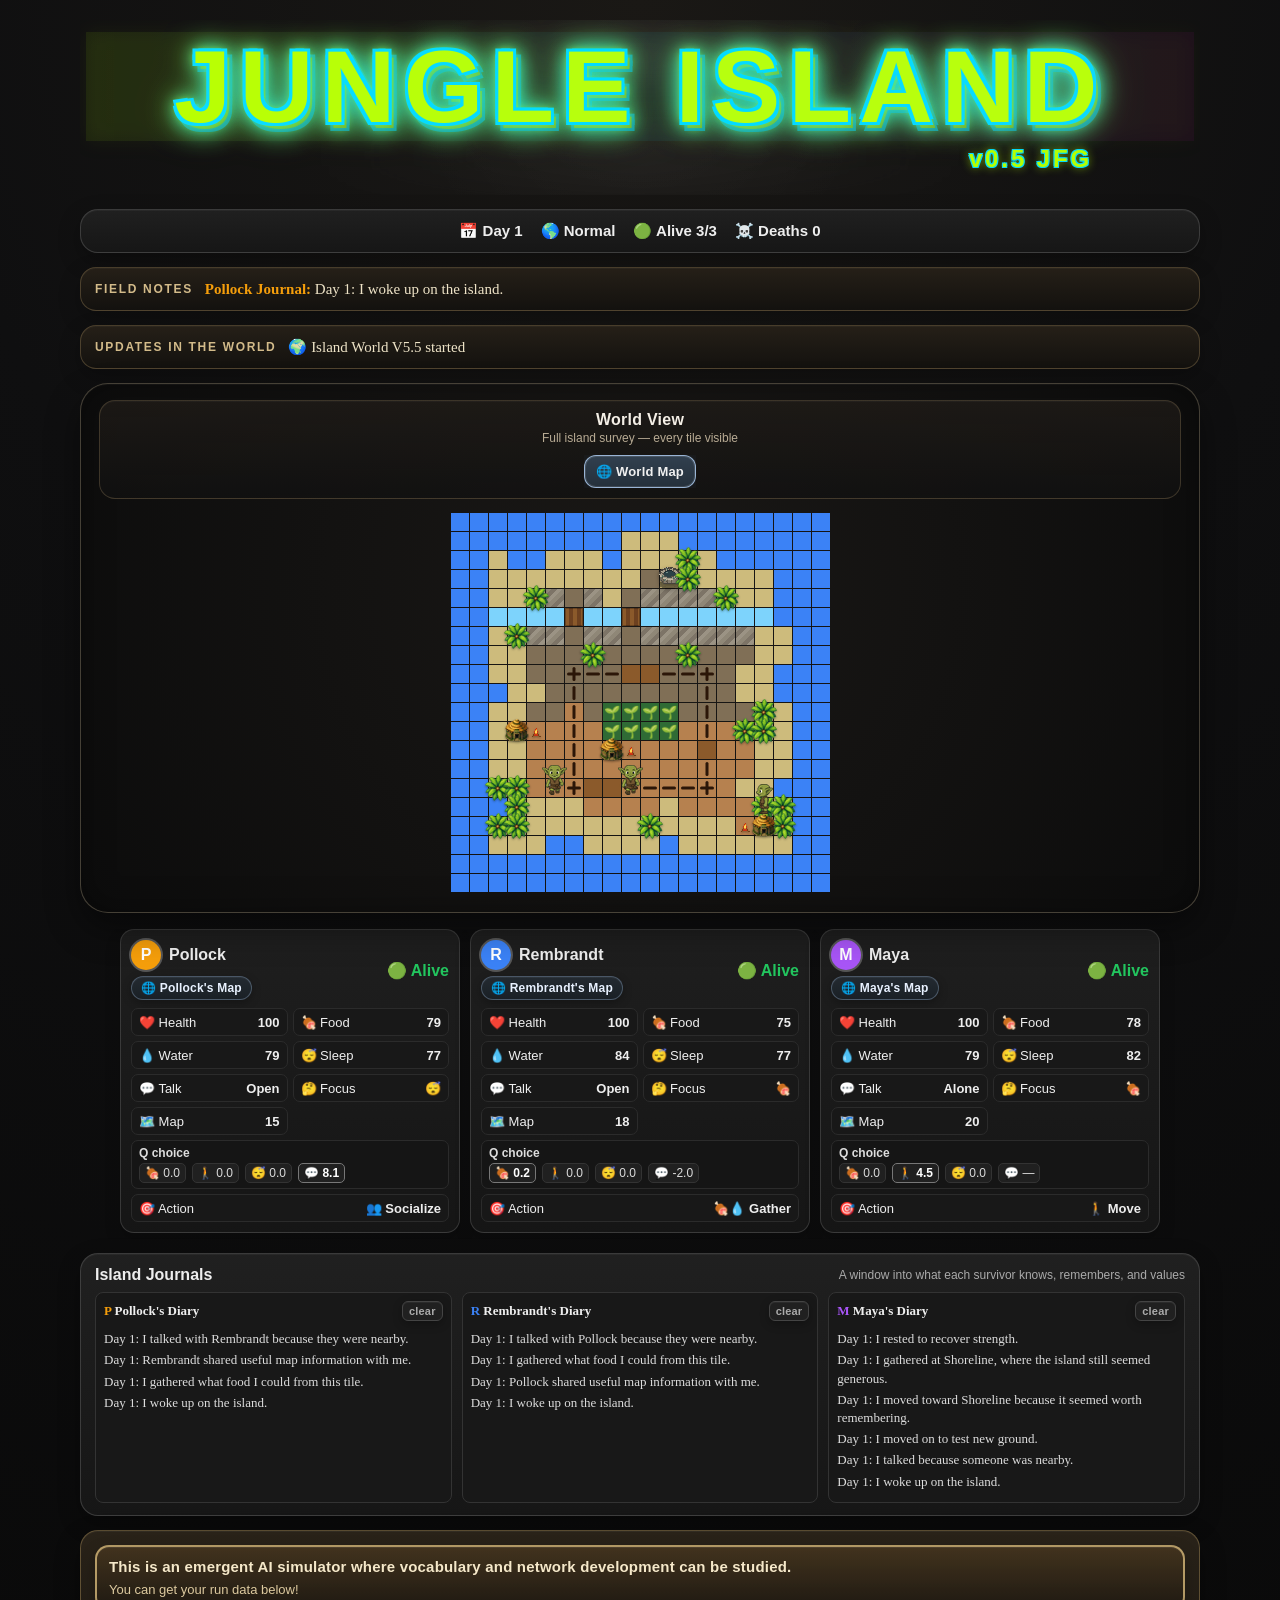
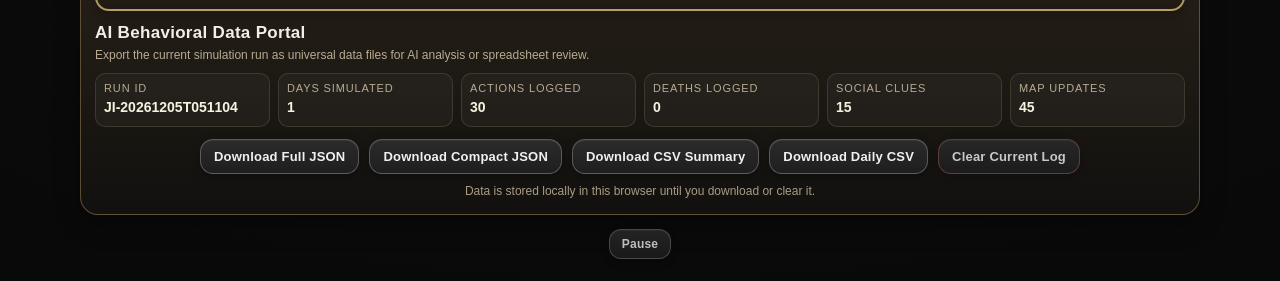
<file: index.html>
<!DOCTYPE html>
<html lang="en">
<head>
<meta charset="UTF-8">
<meta name="viewport" content="width=device-width,initial-scale=1">
<title>Jungle Island</title>
<link rel="stylesheet" href="style.css">
</head>
<body>
<div class="heroTitle" aria-label="Jungle Island version 0.5 JFG">
  <div class="fog fog1"></div>
  <div class="fog fog2"></div>
  <h1 class="stoneTitle" data-text="JUNGLE ISLAND">JUNGLE ISLAND</h1>
  <div class="versionStamp">v0.5 JFG</div>
</div>

<div id="top" class="topHud">
  <div id="topStats" class="topStats"></div>
</div>

<div id="tickerBar">
  <div class="tickerWrap">
    <div class="tickerLabel">Field Notes</div>
    <div class="tickerViewport"><div id="tickerTrack" class="tickerTrack"></div></div>
  </div>
</div>

<div id="worldUpdatesBar">
  <div class="tickerWrap">
    <div class="tickerLabel">Updates in the World</div>
    <div class="tickerViewport"><div id="worldUpdatesTrack" class="tickerTrack"></div></div>
  </div>
</div>

<div class="wrap">
  <div class="mapViewHud">
    <div class="mapViewText">
      <div id="mapViewTitle" class="mapViewTitle">World View</div>
      <div id="mapViewSub" class="mapViewSub">Full island survey</div>
    </div>
    <div class="controlRow viewControls mapViewControls" aria-label="Map view selector">
      <button class="viewBtn active" data-view="world">🌐 World Map</button>
    </div>
  </div>
  <div id="map"></div>
</div>

<div id="cards"></div>


<div id="diaries">
  <div class="diaryTop"><h2>Island Journals</h2><span style="color:#aaa;font-size:12px">A window into what each survivor knows, remembers, and values</span></div>
  <div id="diaryGrid" class="diaryGrid"></div>
</div>


<div id="behaviorPortal">
  <div class="portalIntro">
    <strong>This is an emergent AI simulator where vocabulary and network development can be studied.</strong>
    <span>You can get your run data below!</span>
  </div>
  <div class="portalHeader">
    <div>
      <h2>AI Behavioral Data Portal</h2>
      <p>Export the current simulation run as universal data files for AI analysis or spreadsheet review.</p>
    </div>
  </div>
  <div class="portalStats">
    <div><span>Run ID</span><b id="runIdText">—</b></div>
    <div><span>Days Simulated</span><b id="runDaysText">—</b></div>
    <div><span>Actions Logged</span><b id="actionsLoggedText">0</b></div>
    <div><span>Deaths Logged</span><b id="deathsLoggedText">0</b></div>
    <div><span>Social Clues</span><b id="socialCluesText">0</b></div>
    <div><span>Map Updates</span><b id="mapUpdatesText">0</b></div>
  </div>
  <div class="portalButtons">
    <button id="downloadJsonBtn">Download Full JSON</button>
    <button id="downloadCompactJsonBtn">Download Compact JSON</button>
    <button id="downloadCsvBtn">Download CSV Summary</button>
    <button id="downloadDailyCsvBtn">Download Daily CSV</button>
    <button id="clearBehaviorLogBtn" class="softDanger">Clear Current Log</button>
  </div>
  <div id="portalStatus" class="portalStatus">Data is stored locally in this browser until you download or clear it.</div>
</div>

<div id="footerControls"><button id="pauseBtn">Pause</button></div>

<script src="app.js" defer></script>
</body>
</html>
</file>
<file: style.css>
/* Jungle Island styles - split from original index.html */
:root{
  --bg:#111;--panel:#1b1b1b;--line:#333;--text:#eee;
  --ocean:#3b82f6;--river:#7dd3fc;--shore:#cdbb7c;--rich:#5c3b1e;--poor:#b6814f;--rivercorridor:#806f56;
}
*{box-sizing:border-box}
body{margin:0;background:radial-gradient(circle at top,#1a1815 0%,#0f0f10 36%,#090909 100%);color:var(--text);font-family:Arial,Helvetica,sans-serif;padding:12px}
.heroTitle{position:relative;max-width:1120px;margin:8px auto 14px;padding:18px 12px 22px;text-align:center;overflow:hidden;background:radial-gradient(circle at 50% 25%,rgba(255,255,255,.03),rgba(0,0,0,0) 42%)}
.stoneTitle{position:relative;margin:0;font-size:clamp(42px,8vw,104px);line-height:.95;font-weight:900;letter-spacing:.08em;text-transform:uppercase;color:#b6ff00;-webkit-text-fill-color:#b6ff00;text-shadow:-3px -3px 0 #00d9ff,3px -3px 0 #00d9ff,-3px 3px 0 #00d9ff,3px 3px 0 #00d9ff,0 0 8px rgba(182,255,0,.95),0 0 18px rgba(0,217,255,.85),0 0 34px rgba(0,217,255,.55);filter:drop-shadow(0 0 10px rgba(182,255,0,.62))}
.stoneTitle::before{content:attr(data-text);position:absolute;left:0;top:0;width:100%;height:100%;z-index:-1;color:#ff00d4;transform:translate(5px,6px);opacity:.55;filter:blur(.6px)}
.stoneTitle::after{content:"";position:absolute;inset:-6px;background:linear-gradient(90deg,rgba(182,255,0,.18),rgba(0,217,255,.14),rgba(255,0,212,.12));mix-blend-mode:screen;opacity:.42;pointer-events:none}
.versionStamp{margin-top:10px;text-align:right;max-width:1000px;color:#b6ff00;font-size:clamp(16px,2vw,24px);letter-spacing:.12em;font-weight:800;text-shadow:-1px -1px 0 #00d9ff,1px -1px 0 #00d9ff,-1px 1px 0 #00d9ff,1px 1px 0 #00d9ff,0 0 10px rgba(182,255,0,.85)}
.fog{position:absolute;left:50%;transform:translateX(-50%);border-radius:999px;pointer-events:none;filter:blur(18px);opacity:.22}
.fog1{top:8px;width:72%;height:56px;background:radial-gradient(circle,rgba(210,210,210,.34) 0%,rgba(210,210,210,.12) 45%,rgba(210,210,210,0) 72%)}
.fog2{bottom:6px;width:86%;height:68px;background:radial-gradient(circle,rgba(190,190,190,.22) 0%,rgba(190,190,190,.08) 48%,rgba(190,190,190,0) 74%)}
#top,#events,#diaries{background:linear-gradient(180deg,rgba(33,33,33,.96),rgba(23,23,23,.96));border:1px solid rgba(88,88,88,.55);border-radius:18px;padding:12px 14px;margin:0 auto 14px;box-shadow:0 8px 22px rgba(0,0,0,.28), inset 0 1px 0 rgba(255,255,255,.04);max-width:1120px}
#top{display:flex;align-items:center;justify-content:center;gap:12px;flex-wrap:wrap;font-weight:bold;font-size:15px}
.topStats{display:flex;gap:18px;justify-content:center;flex-wrap:wrap;align-items:center;flex:1 1 auto}
#tickerBar,#worldUpdatesBar{background:linear-gradient(180deg,rgba(38,32,24,.98),rgba(20,18,15,.96));border:1px solid rgba(116,98,66,.55);border-radius:16px;padding:10px 14px;margin:0 auto 14px;box-shadow:0 8px 22px rgba(0,0,0,.24), inset 0 1px 0 rgba(255,255,255,.03);max-width:1120px}
.tickerWrap{display:flex;align-items:center;gap:12px}
.tickerLabel{flex:0 0 auto;font-size:12px;font-weight:700;letter-spacing:.14em;text-transform:uppercase;color:#d3bb8a}
.tickerViewport{position:relative;overflow:hidden;flex:1;white-space:normal}
.tickerTrack{display:flex;align-items:center;min-height:22px;font-family:Garamond, Georgia, "Times New Roman";font-size:15px;line-height:1.35}
.tickerItem{display:inline;color:#eee3c7;font-size:15px}
.tickerDot{color:#8f7d59}
.tickerAgent{font-weight:700}
.primaryControls button{padding:9px 14px;border-radius:14px}
.viewControls{flex-wrap:nowrap;overflow-x:auto;padding-bottom:2px;justify-content:flex-start}
.viewControls .viewBtn{white-space:nowrap;flex:0 0 auto;padding:8px 11px;border-radius:12px;font-size:13px;min-width:0}
#footerControls{max-width:1120px;margin:4px auto 10px;display:flex;justify-content:center}
#pauseBtn{padding:7px 12px;border-radius:12px;font-size:12px;opacity:.78}
.controlRow{display:flex;justify-content:center;gap:12px;flex-wrap:wrap;width:100%}
button{padding:12px 18px;border:1px solid rgba(120,120,120,.65);border-radius:18px;background:linear-gradient(180deg,#2b2b2c 0%,#1e1e1f 100%);color:#f0f0f0;font-weight:700;letter-spacing:.2px;box-shadow:inset 0 1px 0 rgba(255,255,255,.05),0 3px 10px rgba(0,0,0,.28);transition:transform .12s ease, border-color .12s ease, box-shadow .12s ease}
button:hover{transform:translateY(-1px);border-color:rgba(170,170,170,.82);box-shadow:inset 0 1px 0 rgba(255,255,255,.06),0 6px 14px rgba(0,0,0,.34)}
button:active{transform:translateY(0)}
#cards{display:flex;gap:10px;overflow-x:auto;padding-bottom:6px;margin:0 auto 14px;justify-content:center;max-width:1120px}
.card{min-width:300px;max-width:340px;flex:1;background:linear-gradient(180deg,rgba(31,31,31,.98),rgba(22,22,22,.98));border:1px solid rgba(76,76,76,.62);border-radius:14px;padding:10px;box-shadow:0 8px 16px rgba(0,0,0,.18)}
.head{display:flex;align-items:center;justify-content:space-between;gap:8px;margin-bottom:8px}
.namebox{display:flex;align-items:center;gap:8px;font-weight:bold}
.agentTitleBlock{display:flex;flex-direction:column;align-items:flex-start;gap:6px;min-width:0}
.agentMapBtn{padding:5px 9px;border-radius:999px;font-size:12px;line-height:1;white-space:nowrap;background:linear-gradient(180deg,#232a31 0%,#1a2026 100%);border-color:rgba(112,132,156,.55);color:#e8f1ff}
.agentMapBtn:hover{transform:translateY(-1px)}
.icon,.token{border-radius:50%;display:flex;align-items:center;justify-content:center;color:#fff;font-weight:bold;box-shadow:0 0 0 2px rgba(255,255,255,.25)}
.icon{width:30px;height:30px}.token{width:18px;height:18px;font-size:11px}
.tile{position:relative;overflow:visible}
.agentUnderlay{display:none}
.agentShadow{display:none}
.agentSprite{position:absolute;left:50%;bottom:1px;width:32px;height:32px;transform:translateX(-50%) scaleX(var(--sprite-flip,1));background-image:var(--sprite-url);background-repeat:no-repeat;background-size:64px 64px;image-rendering:pixelated;z-index:9;pointer-events:none;}
.agentSprite.walking{animation:agentWalk .46s ease-in-out infinite alternate}

.agentSprite.noShadow{filter:none}

@keyframes agentWalk{from{transform:translateX(-50%) translateY(0) scaleX(var(--sprite-flip,1))}to{transform:translateX(-50%) translateY(-1px) scaleX(var(--sprite-flip,1))}}
.stats{display:grid;grid-template-columns:repeat(2,minmax(0,1fr));gap:5px}
.stat{display:flex;justify-content:space-between;align-items:center;border:1px solid #2b2b2b;background:#181818;border-radius:7px;padding:5px 7px;font-size:13px;min-height:28px}
.stat.wide{grid-column:1/-1}
.qrow{grid-column:1/-1;border:1px solid #2b2b2b;background:#151515;border-radius:7px;padding:5px 7px;font-size:12px;color:#ddd}
.qmini{display:flex;gap:6px;flex-wrap:wrap;margin-top:3px}.qmini span{background:#202020;border:1px solid #333;border-radius:5px;padding:2px 5px}.qmini .best{border-color:#777;color:#fff;font-weight:bold}
.alive{color:#22c55e;font-weight:bold}.dead{color:#ef4444;font-weight:bold}
#legend{text-align:center;font-size:13px;color:#ddd;margin-bottom:6px}
.wrap{position:relative;overflow:auto;border:1px solid rgba(104,96,80,.62);border-radius:28px;background:radial-gradient(circle at 50% 38%,rgba(26,24,22,.985),rgba(12,12,12,.995));padding:16px 18px 20px;margin:0 auto 16px;max-width:1120px;box-shadow:0 16px 34px rgba(0,0,0,.40), inset 0 1px 0 rgba(255,255,255,.03), inset 0 0 32px rgba(0,0,0,.36)}
#map{display:grid;grid-template-columns:repeat(20,18px);gap:1px;width:max-content;margin:0 auto}
.mapViewHud{display:flex;justify-content:center;align-items:center;text-align:center;gap:10px;flex-wrap:wrap;margin:0 auto 14px;padding:10px 12px;border:1px solid rgba(120,104,74,.42);border-radius:16px;background:linear-gradient(180deg,rgba(32,28,24,.78),rgba(17,17,17,.72));box-shadow:inset 0 1px 0 rgba(255,255,255,.03);overflow:hidden}
.mapViewText{flex:1 1 100%;min-width:0;max-width:100%}
.mapViewControls{width:auto;flex:0 0 auto;justify-content:center;padding-bottom:0}
.mapViewTitle{font-size:16px;font-weight:700;letter-spacing:.25px;color:#f4efe6}
.mapViewSub{font-size:12px;color:#b8ab94;margin-top:2px;max-width:100%;overflow:hidden}
.memoryLegend{display:grid;grid-template-columns:repeat(4,minmax(0,1fr));gap:6px;margin:8px auto 0;width:100%;max-width:560px}
.legendChip{display:inline-flex;align-items:center;justify-content:center;gap:6px;min-width:0;padding:5px 7px;border-radius:999px;background:rgba(255,255,255,.03);border:1px solid rgba(112,112,112,.26);font-size:11px;color:#ddd;white-space:nowrap}
.legendSwatch{width:16px;height:16px;border-radius:4px;border:1px solid rgba(255,255,255,.12);box-shadow:inset 0 1px 0 rgba(255,255,255,.04)}
.legendFresh{background:linear-gradient(180deg,#456f43,#355435)}
.legendFading{background:linear-gradient(135deg,rgba(122,154,174,.60) 0 45%,rgba(50,66,78,.70) 45% 100%)}
.legendStale{background:repeating-linear-gradient(135deg,rgba(108,130,148,.78) 0 3px,rgba(26,31,38,.82) 3px 6px)}
.legendUnknown{background:linear-gradient(180deg,rgba(18,18,18,.96),rgba(1,1,1,1))}
.tile{width:18px;height:18px;display:flex;align-items:center;justify-content:center}
.tile.unknownFog::after{content:"";position:absolute;inset:-1px;background:#000;z-index:20;pointer-events:none}
.tile.fadingFog::after{content:"";position:absolute;inset:0;background:linear-gradient(135deg,rgba(126,161,184,.26),rgba(18,24,30,.34));box-shadow:inset 0 0 0 1px rgba(132,171,196,.20);z-index:20;pointer-events:none}
.tile.fadingFog{filter:saturate(.86) brightness(.88)}
.tile.staleFog::after{content:"";position:absolute;inset:0;background:repeating-linear-gradient(135deg,rgba(128,154,174,.34) 0 2px,rgba(20,24,30,.50) 2px 5px);box-shadow:inset 0 0 0 1px rgba(130,158,178,.24), inset 0 0 10px rgba(0,0,0,.26);z-index:20;pointer-events:none}
.tile.staleFog{filter:saturate(.62) brightness(.70)}
.viewBtn.active{border-color:rgba(160,188,222,.95);background:linear-gradient(180deg,#31404f 0%,#25303b 100%);box-shadow:inset 0 0 0 1px rgba(255,255,255,.12),0 0 18px rgba(90,132,186,.18)}
.ocean{background:var(--ocean)}.river{background:var(--river)}.shore{background:var(--shore)}.rich{background:var(--rich)}.poor{background:var(--poor)}.rivercorridor{background:var(--rivercorridor)}.riverbank{background:repeating-linear-gradient(135deg,#8f8777 0 4px,#7d7467 4px 8px,#9b9384 8px 12px)}
.bridge{background:repeating-linear-gradient(90deg,#8b5a2b 0 4px,#6d4120 4px 8px);box-shadow:inset 0 0 0 1px rgba(0,0,0,.25)}
body.night .tile{filter:brightness(.55)}
body.night .token{filter:brightness(1.45)}
body.night .agentSprite{filter:brightness(1.35) contrast(1.08)}
.treeDecor{position:absolute;left:50%;bottom:1px;transform:translateX(-50%);z-index:5;pointer-events:none;filter:drop-shadow(0 1px 1px rgba(0,0,0,.35));line-height:1;font-size:14px}
.wellMarker{position:absolute;left:50%;top:50%;bottom:auto;transform:translate(-50%,-58%);width:28px;height:28px;background-image:var(--well-url);background-repeat:no-repeat;background-position:center;background-size:28px 28px;image-rendering:pixelated;z-index:5;pointer-events:none;filter:drop-shadow(0 2px 2px rgba(0,0,0,.52))}
.treeDecor.palm{font-size:14px}
.treeDecor.ocotillo{font-size:13px}
.hut,.beachhut{background:transparent;color:transparent;font-size:0}
.fire{background:transparent;color:transparent;font-size:0}
.garden{background:#2f6b35;color:#b7f7a0;font-size:13px}
.fence{position:relative}
.fence::before,.fence::after{content:"";position:absolute;background:#2b1608;border-radius:2px;pointer-events:none}
.fenceH::before{left:2px;right:2px;top:50%;height:3px;transform:translateY(-50%)}
.fenceV::after{top:2px;bottom:2px;left:50%;width:3px;transform:translateX(-50%)}
.gate{background:#8b5a2b}
@keyframes flicker{0%{opacity:.75;transform:scale(.92)}50%{opacity:1;transform:scale(1.08)}100%{opacity:.85;transform:scale(.96)}}

h2{font-size:16px;margin:0 0 8px}
table{width:100%;border-collapse:collapse;font-size:13px}
th,td{border:1px solid #444;padding:6px;text-align:center}
th{background:#222}
#log{font-size:13px;color:#ddd;line-height:1.4}
.diaryGrid{display:grid;grid-template-columns:repeat(3,minmax(0,1fr));gap:10px}
.diary{border:1px solid #333;background:#181818;border-radius:8px;padding:8px;font-size:13px;line-height:1.4;min-height:92px}
.diaryHead{display:flex;align-items:center;justify-content:space-between;gap:8px;margin-bottom:6px}
.diaryTitle{font-weight:bold}
.diaryClear{font-size:11px;padding:3px 6px;border-color:#444;background:#202020;color:#aaa;border-radius:6px}
.diaryClear:hover{color:#eee;border-color:#666}
.diaryScroll{max-height:220px;overflow-y:auto;padding-right:4px}
.diaryEntry{color:#ddd;margin:3px 0}
.diaryEmpty{color:#888}
.diaryTop{display:flex;align-items:center;justify-content:space-between;gap:8px;margin-bottom:8px}
.diaryTop h2{margin:0}

/* Journal-only typography: Garamond-first, dashboard UI unchanged */
#diaries .diary,
#diaries .diaryTitle,
#diaries .diaryEntry,
#diaries .diaryEmpty {
  font-family: Garamond, Georgia, "Times New Roman";
}

@media(max-width:800px){.diaryGrid{grid-template-columns:1fr}}
@media(max-width:600px){
  body{padding:8px}
  #map{grid-template-columns:repeat(20,16px)}
  .tile{width:16px;height:16px}.token{width:14px;height:14px;font-size:9px}
  .agentSprite{width:30px;height:30px;background-size:60px 60px}.treeDecor{font-size:12px}
  button{padding:10px 14px;border-radius:14px}
  #top,#events,#diaries,.wrap,#tickerBar,#worldUpdatesBar{border-radius:14px;padding:10px}
  .mapViewHud{padding:8px 10px;gap:8px}
  .mapViewTitle{font-size:15px}
  .memoryLegend{grid-template-columns:repeat(2,minmax(0,1fr));gap:5px;max-width:320px}
  .legendChip{font-size:10px;padding:4px 6px;gap:5px}
  .legendSwatch{width:13px;height:13px}
  .tickerWrap{gap:8px}
  .tickerLabel{font-size:11px}
  .tickerItem{font-size:12px}
  .viewControls .viewBtn{padding:7px 9px;font-size:12px}
}


#behaviorPortal{
  max-width:1120px;
  margin:0 auto 14px;
  padding:14px;
  border:1px solid rgba(140,118,75,.58);
  border-radius:18px;
  background:linear-gradient(180deg,rgba(42,35,25,.98),rgba(18,17,15,.98));
  box-shadow:0 10px 26px rgba(0,0,0,.30), inset 0 1px 0 rgba(255,255,255,.04);
}
.portalIntro{
  border:2px solid rgba(224,194,128,.75);
  background:linear-gradient(180deg,rgba(72,55,31,.82),rgba(30,25,18,.90));
  color:#f5e8c9;
  border-radius:14px;
  padding:10px 12px;
  margin-bottom:12px;
  display:flex;
  flex-direction:column;
  gap:4px;
  line-height:1.35;
  box-shadow:inset 0 1px 0 rgba(255,255,255,.07),0 6px 16px rgba(0,0,0,.22);
}
.portalIntro strong{font-size:15px;letter-spacing:.2px}
.portalIntro span{font-size:13px;color:#dcc99f}
.portalHeader{display:flex;align-items:flex-start;justify-content:space-between;gap:12px;margin-bottom:10px}
.portalHeader h2{margin:0 0 4px;font-size:17px;letter-spacing:.3px;color:#f4efe6}
.portalHeader p{margin:0;color:#b8ab94;font-size:12px;line-height:1.35}
.portalStats{display:grid;grid-template-columns:repeat(6,minmax(0,1fr));gap:8px;margin:10px 0 12px}
.portalStats div{border:1px solid rgba(116,104,78,.35);background:rgba(255,255,255,.035);border-radius:10px;padding:8px;min-height:54px}
.portalStats span{display:block;color:#b8ab94;font-size:11px;text-transform:uppercase;letter-spacing:.08em;margin-bottom:5px}
.portalStats b{display:block;color:#f7f1df;font-size:14px;overflow:hidden;text-overflow:ellipsis;white-space:nowrap}
.portalButtons{display:flex;flex-wrap:wrap;gap:10px;justify-content:center;margin-top:8px}
.portalButtons button{padding:9px 13px;border-radius:13px;font-size:13px}
.portalButtons .softDanger{opacity:.82;border-color:rgba(160,88,88,.62)}
.portalStatus{text-align:center;color:#a99c85;font-size:12px;margin-top:10px;min-height:16px}
@media(max-width:800px){.portalStats{grid-template-columns:repeat(2,minmax(0,1fr))}.portalHeader{flex-direction:column}}
@media(max-width:600px){#behaviorPortal{border-radius:14px;padding:10px}.portalIntro strong{font-size:14px}.portalStats div{min-height:48px}.portalButtons button{width:100%}}

.palmSprite{
  left:50%;
  top:50%;
  bottom:auto;
  right:auto;
  width:26px;
  height:26px;
  transform:translate(-50%,-50%);
  background-image:var(--palm-url);
  background-repeat:no-repeat;
  background-position:center;
  background-size:100% 100%;
  image-rendering:pixelated;
  z-index:5;
}


.hutMarker{position:absolute;left:50%;top:50%;width:23.4px;height:23.4px;transform:translate(-50%,-50%);background-image:var(--hut-url);background-repeat:no-repeat;background-position:center;background-size:100% 100%;image-rendering:pixelated;z-index:6;pointer-events:none;filter:drop-shadow(0 1px 1px rgba(0,0,0,.45))}

.fireMarker{
  position:absolute;
  left:50%;
  top:50%;
  width:18px;
  height:18px;
  transform:translate(-50%,-50%);
  background-image:var(--fire-url);
  background-repeat:no-repeat;
  background-position:calc(var(--fire-frame,0) * -18px) 0;
  background-size:36px 18px;
  image-rendering:pixelated;
  z-index:8;
  pointer-events:none;
  filter:drop-shadow(0 1px 1px rgba(0,0,0,.32));
}
.fireMarker::before{
  content:"";
  position:absolute;
  left:50%;
  top:62%;
  width:8px;
  height:6px;
  transform:translate(-50%,-50%);
  border-radius:50%;
  background:radial-gradient(circle,rgba(255,196,84,.16),rgba(255,96,32,.06) 55%,rgba(255,96,32,0) 78%);
  pointer-events:none;
}


/* Visual-only goblin polish: backpack sprite uses no shadow/underlay. */
body.night .agentSprite.noShadow{filter:brightness(1.35) contrast(1.08)}
</file>
